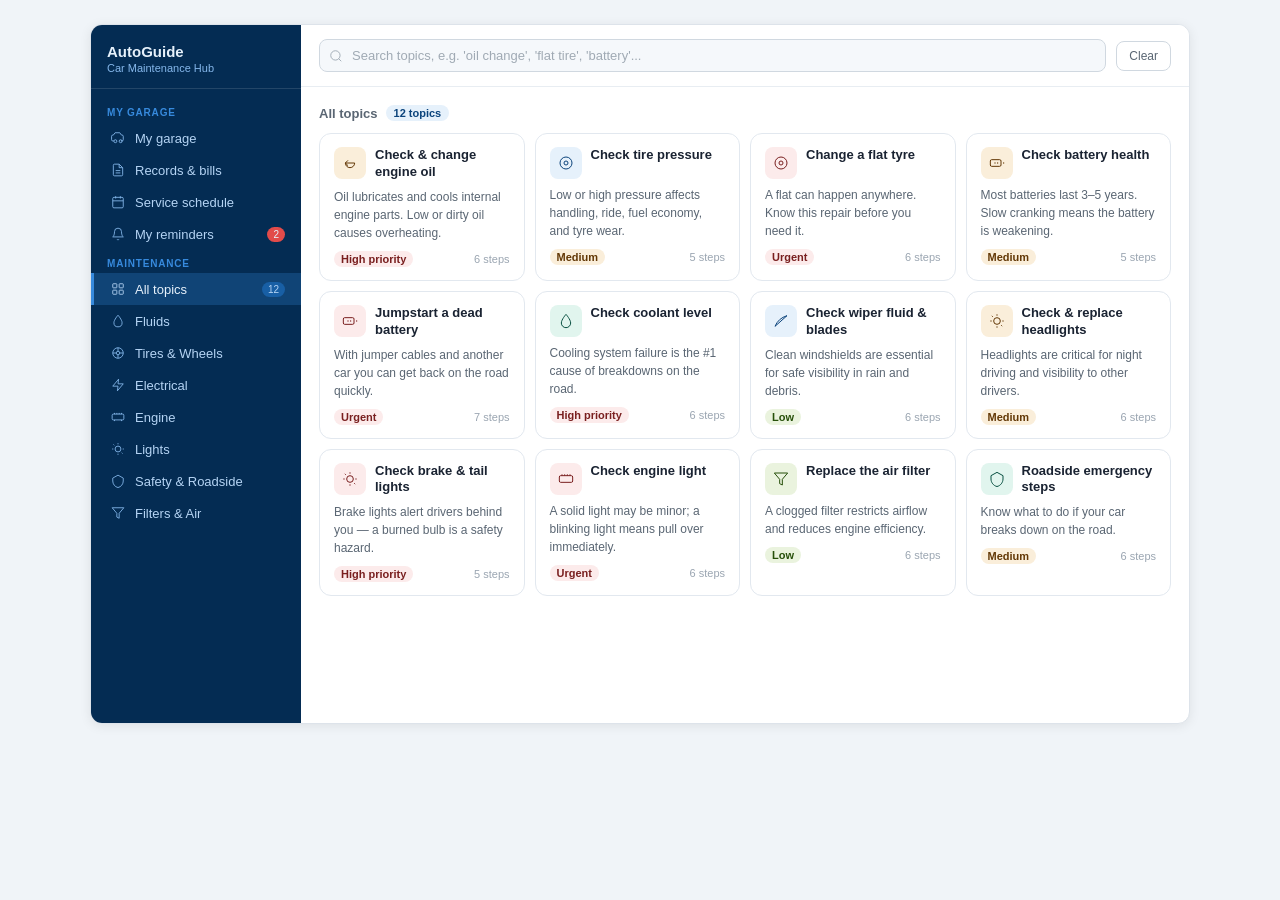
<file: index.html>
<!DOCTYPE html>
<html lang="en">
<head>
  <meta charset="UTF-8" />
  <meta name="viewport" content="width=device-width, initial-scale=1.0" />
  <title>AutoGuide — Car Maintenance Hub</title>
  <link rel="stylesheet" href="css/styles.css" />
</head>
<body>

<div class="app">

  <!-- ── Sidebar ── -->
  <aside class="sidebar">
    <div class="sidebar-logo">
      <h1>AutoGuide</h1>
      <p>Car Maintenance Hub</p>
    </div>

    <nav class="sidebar-nav">

      <div class="nav-label">My Garage</div>

      <div class="nav-item" data-view="mycar">
        <div class="nav-icon">
          <svg viewBox="0 0 24 24"><path d="M5 17H3a2 2 0 01-2-2V9a2 2 0 012-2h1l3-4h8l3 4h1a2 2 0 012 2v6a2 2 0 01-2 2h-2"/><circle cx="7.5" cy="17.5" r="2.5"/><circle cx="16.5" cy="17.5" r="2.5"/></svg>
        </div>
        <span class="nav-text">My garage</span>
      </div>

      <div class="nav-item" data-view="records">
        <div class="nav-icon">
          <svg viewBox="0 0 24 24"><path d="M14 2H6a2 2 0 00-2 2v16a2 2 0 002 2h12a2 2 0 002-2V8z"/><polyline points="14,2 14,8 20,8"/><line x1="16" y1="13" x2="8" y2="13"/><line x1="16" y1="17" x2="8" y2="17"/></svg>
        </div>
        <span class="nav-text">Records & bills</span>
      </div>

      <div class="nav-item" data-view="reminders">
        <div class="nav-icon">
          <svg viewBox="0 0 24 24"><rect x="3" y="4" width="18" height="18" rx="2"/><line x1="16" y1="2" x2="16" y2="6"/><line x1="8" y1="2" x2="8" y2="6"/><line x1="3" y1="10" x2="21" y2="10"/></svg>
        </div>
        <span class="nav-text">Service schedule</span>
      </div>

      <div class="nav-item" data-view="myreminders">
        <div class="nav-icon">
          <svg viewBox="0 0 24 24"><path d="M18 8A6 6 0 006 8c0 7-3 9-3 9h18s-3-2-3-9M13.73 21a2 2 0 01-3.46 0"/></svg>
        </div>
        <span class="nav-text">My reminders</span>
        <span class="nav-badge" id="reminderBadge" style="display:none">0</span>
      </div>

      <div class="nav-label">Maintenance</div>

      <div class="nav-item active" data-view="all">
        <div class="nav-icon">
          <svg viewBox="0 0 24 24"><rect x="3" y="3" width="7" height="7" rx="1"/><rect x="14" y="3" width="7" height="7" rx="1"/><rect x="3" y="14" width="7" height="7" rx="1"/><rect x="14" y="14" width="7" height="7" rx="1"/></svg>
        </div>
        <span class="nav-text">All topics</span>
        <span class="nav-badge">12</span>
      </div>

      <div class="nav-item" data-view="fluids">
        <div class="nav-icon"><svg viewBox="0 0 24 24"><path d="M12 2C12 2 5 10 5 15a7 7 0 0014 0C19 10 12 2 12 2z"/></svg></div>
        <span class="nav-text">Fluids</span>
      </div>

      <div class="nav-item" data-view="tires">
        <div class="nav-icon"><svg viewBox="0 0 24 24"><circle cx="12" cy="12" r="9"/><circle cx="12" cy="12" r="3"/><line x1="12" y1="3" x2="12" y2="9"/><line x1="12" y1="15" x2="12" y2="21"/><line x1="3" y1="12" x2="9" y2="12"/><line x1="15" y1="12" x2="21" y2="12"/></svg></div>
        <span class="nav-text">Tires & Wheels</span>
      </div>

      <div class="nav-item" data-view="electrical">
        <div class="nav-icon"><svg viewBox="0 0 24 24"><polygon points="13 2 3 14 12 14 11 22 21 10 12 10 13 2"/></svg></div>
        <span class="nav-text">Electrical</span>
      </div>

      <div class="nav-item" data-view="engine">
        <div class="nav-icon"><svg viewBox="0 0 24 24"><rect x="2" y="7" width="20" height="10" rx="2"/><path d="M6 7V5M10 7V5M14 7V5M18 7V5M6 17v2M18 17v2"/></svg></div>
        <span class="nav-text">Engine</span>
      </div>

      <div class="nav-item" data-view="lights">
        <div class="nav-icon"><svg viewBox="0 0 24 24"><circle cx="12" cy="12" r="5"/><line x1="12" y1="2" x2="12" y2="4"/><line x1="12" y1="20" x2="12" y2="22"/><line x1="4.22" y1="4.22" x2="5.64" y2="5.64"/><line x1="18.36" y1="18.36" x2="19.78" y2="19.78"/><line x1="2" y1="12" x2="4" y2="12"/><line x1="20" y1="12" x2="22" y2="12"/></svg></div>
        <span class="nav-text">Lights</span>
      </div>

      <div class="nav-item" data-view="safety">
        <div class="nav-icon"><svg viewBox="0 0 24 24"><path d="M12 2L3 7v5c0 5.25 3.75 10.15 9 11.25C17.25 22.15 21 17.25 21 12V7L12 2z"/></svg></div>
        <span class="nav-text">Safety & Roadside</span>
      </div>

      <div class="nav-item" data-view="filters">
        <div class="nav-icon"><svg viewBox="0 0 24 24"><path d="M22 3H2l8 9.46V19l4 2V12.46L22 3z"/></svg></div>
        <span class="nav-text">Filters & Air</span>
      </div>

    </nav>
  </aside>

  <!-- ── Main ── -->
  <main class="main">
    <div class="topbar">
      <div class="search-wrap">
        <svg viewBox="0 0 24 24"><circle cx="11" cy="11" r="8"/><path d="M21 21l-4.35-4.35"/></svg>
        <input type="text" id="searchInput" placeholder="Search topics, e.g. 'oil change', 'flat tire', 'battery'..." />
      </div>
      <button class="tbtn" onclick="clearSearch()">Clear</button>
    </div>
    <div class="content" id="content"></div>
  </main>

</div>

<script src="data/topics.js"></script>
<script src="js/vehicles.js"></script>
<script src="data/reminders.js"></script>
<script src="js/icons.js"></script>
<script src="js/reminders.js"></script>
<script src="js/app.js"></script>
</body>
</html>
</file>
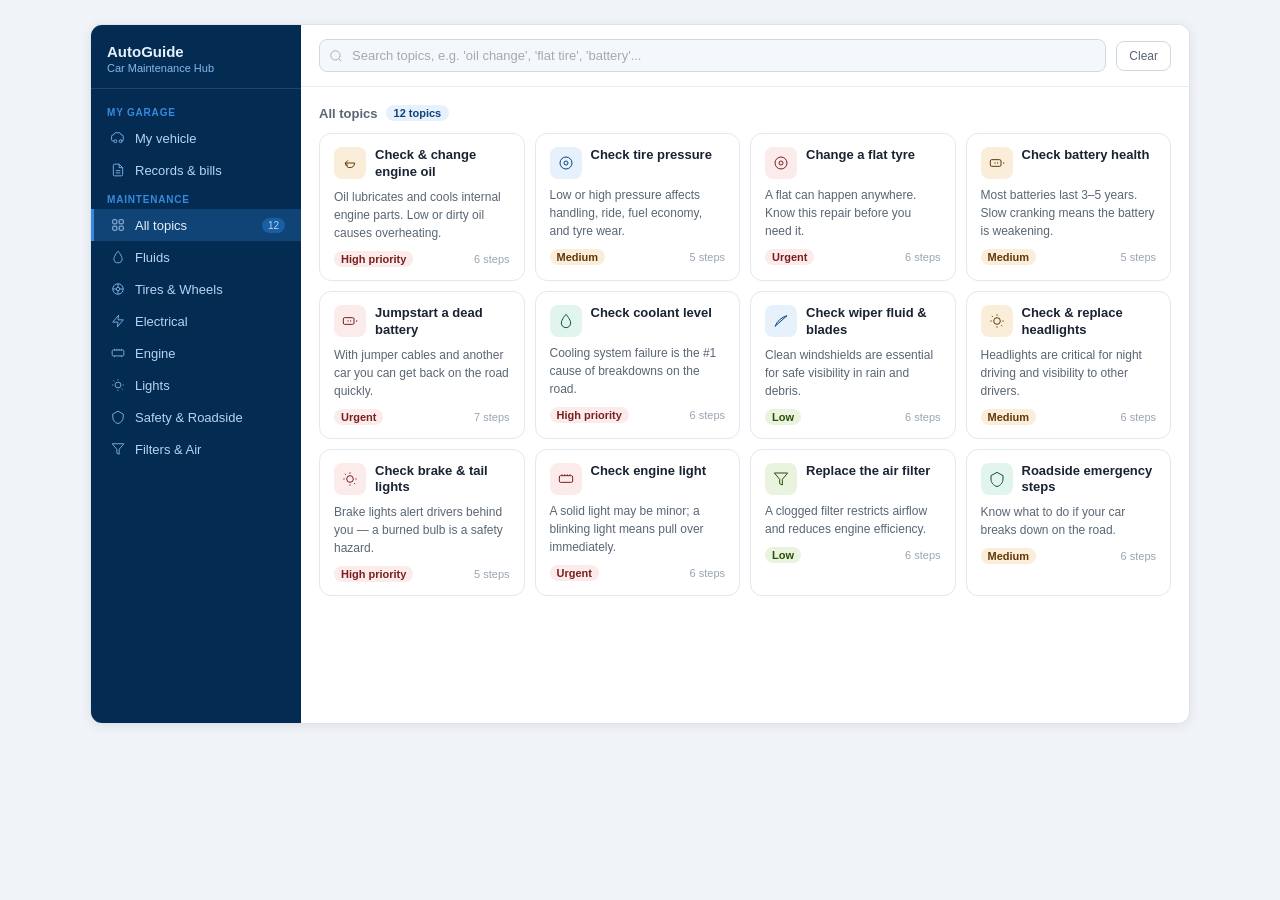
<file: autoguide-v3/index.html>
<!DOCTYPE html>
<html lang="en">
<head>
  <meta charset="UTF-8" />
  <meta name="viewport" content="width=device-width, initial-scale=1.0" />
  <title>AutoGuide — Car Maintenance Hub</title>
  <link rel="stylesheet" href="css/styles.css" />
</head>
<body>

<div class="app">

  <!-- ── Sidebar ── -->
  <aside class="sidebar">
    <div class="sidebar-logo">
      <h1>AutoGuide</h1>
      <p>Car Maintenance Hub</p>
    </div>

    <nav class="sidebar-nav">

      <div class="nav-label">My Garage</div>

      <div class="nav-item" data-view="mycar">
        <div class="nav-icon">
          <svg viewBox="0 0 24 24"><path d="M5 17H3a2 2 0 01-2-2V9a2 2 0 012-2h1l3-4h8l3 4h1a2 2 0 012 2v6a2 2 0 01-2 2h-2"/><circle cx="7.5" cy="17.5" r="2.5"/><circle cx="16.5" cy="17.5" r="2.5"/></svg>
        </div>
        <span class="nav-text">My vehicle</span>
      </div>

      <div class="nav-item" data-view="records">
        <div class="nav-icon">
          <svg viewBox="0 0 24 24"><path d="M14 2H6a2 2 0 00-2 2v16a2 2 0 002 2h12a2 2 0 002-2V8z"/><polyline points="14,2 14,8 20,8"/><line x1="16" y1="13" x2="8" y2="13"/><line x1="16" y1="17" x2="8" y2="17"/></svg>
        </div>
        <span class="nav-text">Records & bills</span>
      </div>

      <div class="nav-label">Maintenance</div>

      <div class="nav-item active" data-view="all">
        <div class="nav-icon">
          <svg viewBox="0 0 24 24"><rect x="3" y="3" width="7" height="7" rx="1"/><rect x="14" y="3" width="7" height="7" rx="1"/><rect x="3" y="14" width="7" height="7" rx="1"/><rect x="14" y="14" width="7" height="7" rx="1"/></svg>
        </div>
        <span class="nav-text">All topics</span>
        <span class="nav-badge">12</span>
      </div>

      <div class="nav-item" data-view="fluids">
        <div class="nav-icon"><svg viewBox="0 0 24 24"><path d="M12 2C12 2 5 10 5 15a7 7 0 0014 0C19 10 12 2 12 2z"/></svg></div>
        <span class="nav-text">Fluids</span>
      </div>

      <div class="nav-item" data-view="tires">
        <div class="nav-icon"><svg viewBox="0 0 24 24"><circle cx="12" cy="12" r="9"/><circle cx="12" cy="12" r="3"/><line x1="12" y1="3" x2="12" y2="9"/><line x1="12" y1="15" x2="12" y2="21"/><line x1="3" y1="12" x2="9" y2="12"/><line x1="15" y1="12" x2="21" y2="12"/></svg></div>
        <span class="nav-text">Tires & Wheels</span>
      </div>

      <div class="nav-item" data-view="electrical">
        <div class="nav-icon"><svg viewBox="0 0 24 24"><polygon points="13 2 3 14 12 14 11 22 21 10 12 10 13 2"/></svg></div>
        <span class="nav-text">Electrical</span>
      </div>

      <div class="nav-item" data-view="engine">
        <div class="nav-icon"><svg viewBox="0 0 24 24"><rect x="2" y="7" width="20" height="10" rx="2"/><path d="M6 7V5M10 7V5M14 7V5M18 7V5M6 17v2M18 17v2"/></svg></div>
        <span class="nav-text">Engine</span>
      </div>

      <div class="nav-item" data-view="lights">
        <div class="nav-icon"><svg viewBox="0 0 24 24"><circle cx="12" cy="12" r="5"/><line x1="12" y1="2" x2="12" y2="4"/><line x1="12" y1="20" x2="12" y2="22"/><line x1="4.22" y1="4.22" x2="5.64" y2="5.64"/><line x1="18.36" y1="18.36" x2="19.78" y2="19.78"/><line x1="2" y1="12" x2="4" y2="12"/><line x1="20" y1="12" x2="22" y2="12"/></svg></div>
        <span class="nav-text">Lights</span>
      </div>

      <div class="nav-item" data-view="safety">
        <div class="nav-icon"><svg viewBox="0 0 24 24"><path d="M12 2L3 7v5c0 5.25 3.75 10.15 9 11.25C17.25 22.15 21 17.25 21 12V7L12 2z"/></svg></div>
        <span class="nav-text">Safety & Roadside</span>
      </div>

      <div class="nav-item" data-view="filters">
        <div class="nav-icon"><svg viewBox="0 0 24 24"><path d="M22 3H2l8 9.46V19l4 2V12.46L22 3z"/></svg></div>
        <span class="nav-text">Filters & Air</span>
      </div>

    </nav>
  </aside>

  <!-- ── Main ── -->
  <main class="main">
    <div class="topbar">
      <div class="search-wrap">
        <svg viewBox="0 0 24 24"><circle cx="11" cy="11" r="8"/><path d="M21 21l-4.35-4.35"/></svg>
        <input type="text" id="searchInput" placeholder="Search topics, e.g. 'oil change', 'flat tire', 'battery'..." />
      </div>
      <button class="tbtn" onclick="clearSearch()">Clear</button>
    </div>
    <div class="content" id="content"></div>
  </main>

</div>

<script src="data/topics.js"></script>
<script src="js/icons.js"></script>
<script src="js/app.js"></script>
</body>
</html>
</file>
<file: css/styles.css>
/* ============================================================
   AutoGuide v3 — Car Maintenance Hub
   css/styles.css
   ============================================================ */

/* Reset */
*, *::before, *::after { box-sizing: border-box; margin: 0; padding: 0; }

body {
  font-family: -apple-system, BlinkMacSystemFont, 'Segoe UI', Roboto, sans-serif;
  background: #f0f4f8;
  min-height: 100vh;
  display: flex;
  align-items: flex-start;
  justify-content: center;
  padding: 24px;
}

/* ── App shell ── */
.app {
  display: flex;
  width: 100%;
  max-width: 1100px;
  min-height: 700px;
  background: #fff;
  border-radius: 12px;
  overflow: hidden;
  border: 1px solid #dde3ea;
  box-shadow: 0 2px 12px rgba(0,0,0,0.08);
}

/* ── Sidebar ── */
.sidebar {
  width: 210px;
  flex-shrink: 0;
  background: #042C53;
  display: flex;
  flex-direction: column;
}

.sidebar-logo {
  padding: 18px 16px 14px;
  border-bottom: 1px solid rgba(255,255,255,0.12);
}
.sidebar-logo h1 { font-size: 15px; font-weight: 600; color: #E6F1FB; }
.sidebar-logo p  { font-size: 11px; color: #85B7EB; margin-top: 2px; }

.sidebar-nav { padding: 10px 0; flex: 1; overflow-y: auto; }

.nav-label {
  font-size: 10px;
  font-weight: 600;
  color: #378ADD;
  text-transform: uppercase;
  letter-spacing: 0.08em;
  padding: 8px 16px 4px;
}

.nav-item {
  display: flex;
  align-items: center;
  gap: 9px;
  padding: 8px 16px;
  cursor: pointer;
  border-left: 3px solid transparent;
  transition: background 0.15s;
}
.nav-item:hover { background: rgba(255,255,255,0.07); }
.nav-item.active { background: rgba(55,138,221,0.25); border-left-color: #378ADD; }

.nav-icon { width: 16px; height: 16px; display: flex; align-items: center; justify-content: center; flex-shrink: 0; }
.nav-icon svg { width: 14px; height: 14px; stroke: #85B7EB; fill: none; stroke-width: 1.5; }
.nav-item.active .nav-icon svg { stroke: #B5D4F4; }

.nav-text { font-size: 13px; color: #B5D4F4; }
.nav-item.active .nav-text { color: #E6F1FB; font-weight: 500; }

.nav-badge {
  margin-left: auto;
  font-size: 10px;
  background: #185FA5;
  color: #B5D4F4;
  padding: 2px 6px;
  border-radius: 10px;
}

/* ── Main area ── */
.main { flex: 1; display: flex; flex-direction: column; min-width: 0; }

/* ── Topbar ── */
.topbar {
  padding: 14px 18px;
  background: #fff;
  border-bottom: 1px solid #e8edf2;
  display: flex;
  align-items: center;
  gap: 10px;
}

.search-wrap { flex: 1; position: relative; }
.search-wrap svg {
  position: absolute; left: 10px; top: 50%; transform: translateY(-50%);
  width: 14px; height: 14px; stroke: #9aa5b1; fill: none; stroke-width: 1.5;
  pointer-events: none;
}
#searchInput {
  width: 100%;
  padding: 8px 10px 8px 32px;
  font-size: 13px;
  border: 1px solid #d0d8e0;
  border-radius: 8px;
  background: #f5f8fb;
  color: #1a2332;
  outline: none;
}
#searchInput:focus { border-color: #378ADD; box-shadow: 0 0 0 3px rgba(55,138,221,0.15); background: #fff; }
#searchInput::placeholder { color: #a0aab4; }

.tbtn {
  padding: 7px 12px; font-size: 12px;
  border: 1px solid #d0d8e0; border-radius: 8px;
  background: #fff; color: #5a6673; cursor: pointer;
}
.tbtn:hover { background: #f0f4f8; }

/* ── Content area ── */
.content { flex: 1; padding: 18px; overflow-y: auto; }

.section-title {
  font-size: 13px; font-weight: 600; color: #5a6673;
  margin-bottom: 12px; display: flex; align-items: center; gap: 8px;
}
.section-title span { background: #E6F1FB; color: #0C447C; font-size: 11px; padding: 2px 8px; border-radius: 10px; }

/* ── Cards grid ── */
.cards-grid {
  display: grid;
  grid-template-columns: repeat(auto-fill, minmax(190px, 1fr));
  gap: 10px;
  margin-bottom: 20px;
}

.card {
  background: #fff;
  border: 1px solid #e2e8ef;
  border-radius: 12px;
  padding: 13px 14px;
  cursor: pointer;
  transition: border-color 0.15s;
}
.card:hover { border-color: #378ADD; }

.card-header { display: flex; align-items: flex-start; gap: 9px; margin-bottom: 7px; }

.card-icon {
  width: 32px; height: 32px; border-radius: 8px;
  display: flex; align-items: center; justify-content: center; flex-shrink: 0;
}
.card-icon svg { width: 16px; height: 16px; stroke-width: 1.5; fill: none; }

.icon-blue   { background: #E6F1FB; } .icon-blue   svg { stroke: #0C447C; }
.icon-amber  { background: #FAEEDA; } .icon-amber  svg { stroke: #633806; }
.icon-red    { background: #FCEBEB; } .icon-red    svg { stroke: #791F1F; }
.icon-green  { background: #EAF3DE; } .icon-green  svg { stroke: #27500A; }
.icon-teal   { background: #E1F5EE; } .icon-teal   svg { stroke: #085041; }

.card-title { font-size: 13px; font-weight: 600; color: #1a2332; line-height: 1.3; }
.card-desc  { font-size: 12px; color: #5a6673; line-height: 1.5; }

.card-footer { display: flex; align-items: center; gap: 6px; margin-top: 9px; }

.severity { font-size: 11px; padding: 2px 7px; border-radius: 10px; font-weight: 600; }
.sev-low  { background: #EAF3DE; color: #27500A; }
.sev-med  { background: #FAEEDA; color: #633806; }
.sev-high { background: #FCEBEB; color: #791F1F; }

.steps-dot { margin-left: auto; font-size: 11px; color: #9aa5b1; }

/* ── Detail panel ── */
.detail-panel {
  background: #fff;
  border: 1px solid #e2e8ef;
  border-radius: 12px;
  padding: 18px;
  margin-top: 4px;
}
.detail-panel h2 { font-size: 15px; font-weight: 600; color: #1a2332; margin-bottom: 5px; }
.detail-panel > p { font-size: 13px; color: #5a6673; line-height: 1.6; margin-bottom: 12px; }

.steps-list { list-style: none; }
.step { display: flex; gap: 10px; margin-bottom: 9px; align-items: flex-start; }
.step-num {
  width: 22px; height: 22px; border-radius: 50%;
  background: #E6F1FB; color: #0C447C;
  font-size: 11px; font-weight: 600;
  display: flex; align-items: center; justify-content: center; flex-shrink: 0;
}
.step-text { font-size: 13px; color: #1a2332; line-height: 1.5; padding-top: 2px; }

.tip-box {
  background: #E6F1FB;
  border-left: 3px solid #378ADD;
  border-radius: 0 8px 8px 0;
  padding: 9px 13px;
  margin-top: 12px;
  font-size: 12px; color: #0C447C; line-height: 1.5;
}
.tip-box strong { color: #042C53; }

/* ── Tutorial link ── */
.tutorial-link {
  display: flex;
  align-items: center;
  gap: 8px;
  margin-top: 10px;
  padding: 9px 13px;
  background: #f5f8fb;
  border: 1px solid #e2e8ef;
  border-radius: 8px;
  text-decoration: none;
  transition: border-color 0.15s;
}
.tutorial-link:hover { border-color: #378ADD; }
.tutorial-link .tl-icon { width: 28px; height: 28px; background: #FCEBEB; border-radius: 6px; display: flex; align-items: center; justify-content: center; flex-shrink: 0; }
.tutorial-link .tl-icon svg { width: 14px; height: 14px; stroke: #791F1F; fill: none; stroke-width: 1.5; }
.tutorial-link .tl-label { font-size: 12px; color: #0C447C; font-weight: 600; }
.tutorial-link .tl-sub   { font-size: 11px; color: #9aa5b1; }
.tutorial-link .tl-arrow { margin-left: auto; font-size: 12px; color: #9aa5b1; }

.close-btn {
  float: right; font-size: 12px; padding: 4px 10px;
  background: #f0f4f8; border: 1px solid #d0d8e0; border-radius: 8px;
  cursor: pointer; color: #5a6673;
}
.close-btn:hover { background: #e2e8ef; }

/* ── No results ── */
.no-results { text-align: center; padding: 40px 20px; color: #9aa5b1; font-size: 13px; }

/* ── Vehicle / Records panels ── */
.vehicle-panel {
  background: #fff;
  border: 1px solid #e2e8ef;
  border-radius: 12px;
  padding: 18px;
}

.vp-title {
  font-size: 14px; font-weight: 600; color: #1a2332;
  margin-bottom: 14px;
  display: flex; align-items: center; gap: 8px;
}
.vp-title svg { width: 16px; height: 16px; stroke: #185FA5; fill: none; stroke-width: 1.5; }

/* Saved car card */
.saved-card {
  background: #f5f8fb;
  border: 1px solid #e2e8ef;
  border-radius: 12px;
  padding: 14px 16px;
  margin-bottom: 16px;
}
.saved-card-header { display: flex; align-items: center; gap: 10px; margin-bottom: 10px; }
.car-avatar {
  width: 38px; height: 38px; border-radius: 8px;
  background: #B5D4F4; display: flex; align-items: center; justify-content: center;
}
.car-avatar svg { width: 20px; height: 20px; stroke: #042C53; fill: none; stroke-width: 1.5; }
.saved-car-name { font-size: 14px; font-weight: 600; color: #1a2332; }
.saved-car-sub  { font-size: 11px; color: #5a6673; }

.info-grid { display: grid; grid-template-columns: 1fr 1fr; gap: 6px; }
.info-item .ilabel { font-size: 11px; color: #9aa5b1; }
.info-item .ival   { font-size: 12px; color: #1a2332; }

/* Form */
.form-grid { display: grid; grid-template-columns: 1fr 1fr; gap: 10px; margin-bottom: 14px; }
.form-group { display: flex; flex-direction: column; gap: 4px; }
.form-group.full { grid-column: 1 / -1; }

.form-group label { font-size: 11px; color: #5a6673; font-weight: 600; }

.form-group input,
.form-group select,
.form-group textarea {
  padding: 8px 10px;
  font-size: 13px;
  border: 1px solid #d0d8e0;
  border-radius: 8px;
  background: #f5f8fb;
  color: #1a2332;
  outline: none;
  width: 100%;
  font-family: inherit;
}
.form-group input:focus,
.form-group select:focus,
.form-group textarea:focus { border-color: #378ADD; box-shadow: 0 0 0 3px rgba(55,138,221,0.12); background: #fff; }
.form-group textarea { resize: vertical; min-height: 70px; }
.vin-input { font-family: 'Courier New', monospace !important; letter-spacing: 0.06em; }

.section-divider {
  font-size: 11px; font-weight: 600; color: #0C447C;
  background: #E6F1FB; padding: 4px 10px;
  border-radius: 8px; margin-bottom: 0;
  grid-column: 1 / -1;
}

/* Buttons */
.btn-row { display: flex; gap: 8px; margin-top: 4px; }
.btn-primary {
  padding: 8px 16px; font-size: 13px; font-weight: 600;
  background: #185FA5; color: #E6F1FB;
  border: none; border-radius: 8px; cursor: pointer;
}
.btn-primary:hover { background: #0C447C; }
.btn-secondary {
  padding: 8px 16px; font-size: 13px;
  background: #f0f4f8; color: #5a6673;
  border: 1px solid #d0d8e0; border-radius: 8px; cursor: pointer;
}
.btn-secondary:hover { background: #e2e8ef; }

/* Records */
.records-list { margin-top: 12px; border-top: 1px solid #e2e8ef; padding-top: 10px; }
.record-row {
  display: flex; align-items: flex-start; gap: 8px;
  padding: 7px 0; border-bottom: 1px solid #e2e8ef;
  flex-wrap: wrap;
}
.record-row:last-child { border-bottom: none; }

.rec-badge { font-size: 10px; padding: 2px 7px; border-radius: 10px; font-weight: 600; white-space: nowrap; flex-shrink: 0; }
.rec-ins  { background: #EAF3DE; color: #27500A; }
.rec-dim  { background: #E6F1FB; color: #0C447C; }
.rec-svc  { background: #FAEEDA; color: #633806; }
.rec-other{ background: #F1EFE8; color: #444441; }

.rec-text  { font-size: 12px; color: #1a2332; flex: 1; min-width: 0; line-height: 1.4; }
.rec-date  { font-size: 11px; color: #9aa5b1; white-space: nowrap; }
.rec-amount{ font-size: 11px; color: #3B6D11; font-weight: 600; white-space: nowrap; }

.remove-btn {
  font-size: 11px; padding: 2px 8px;
  background: transparent; border: 1px solid #d0d8e0;
  border-radius: 6px; cursor: pointer; color: #9aa5b1; flex-shrink: 0;
}
.remove-btn:hover { border-color: #E24B4A; color: #A32D2D; }

.empty-state { font-size: 12px; color: #9aa5b1; margin-top: 8px; padding-top: 8px; border-top: 1px solid #e2e8ef; }

/* ── Responsive ── */
@media (max-width: 640px) {
  body { padding: 0; }
  .app { flex-direction: column; border-radius: 0; min-height: 100vh; }
  .sidebar { width: 100%; }
  .sidebar-logo { display: none; }
  .sidebar-nav { display: flex; flex-direction: row; padding: 0; overflow-x: auto; }
  .nav-label { display: none; }
  .nav-item { flex-direction: column; gap: 3px; padding: 8px 12px; border-left: none; border-bottom: 3px solid transparent; white-space: nowrap; }
  .nav-item.active { border-bottom-color: #378ADD; }
  .nav-badge { display: none; }
  .form-grid { grid-template-columns: 1fr; }
  .form-group.full { grid-column: 1; }
}

/* ── Service Reminders ── */
.reminders-wrap {
  background: #1e2d40;
  border-radius: 12px;
  padding: 22px 20px;
}
.rem-title { font-size: 20px; font-weight: 500; color: #E6F1FB; margin-bottom: 16px; }
.rem-legend { display: flex; gap: 14px; flex-wrap: wrap; margin-bottom: 14px; }
.rem-leg-item { display: flex; align-items: center; gap: 6px; font-size: 11px; color: #85B7EB; }
.rem-leg-dot { width: 12px; height: 12px; border-radius: 3px; flex-shrink: 0; }
.tbl-wrap { overflow-x: auto; }
.rem-table { width: 100%; border-collapse: collapse; table-layout: fixed; }
.rem-table thead th { font-size: 11px; font-weight: 500; padding: 8px 4px; text-align: center; border: 0.5px solid rgba(255,255,255,0.1); color: #E6A817; }
.rem-table thead th:first-child  { text-align: left; padding-left: 8px; width: 130px; color: #E6F1FB; }
.rem-table thead th:nth-child(2) { text-align: left; padding-left: 6px; width: 210px; color: #E6F1FB; }
.rem-table thead th.cur-month    { background: rgba(55,138,221,0.25); color: #85B7EB; }
.rem-table tbody td { font-size: 11px; padding: 9px 4px; border: 0.5px solid rgba(255,255,255,0.08); text-align: center; vertical-align: middle; }
.rem-table tbody td:first-child  { text-align: left; padding-left: 8px; color: #B5D4F4; font-weight: 500; line-height: 1.4; }
.rem-table tbody td:nth-child(2) { text-align: left; padding-left: 6px; color: #85B7EB; line-height: 1.4; }
.rem-table tbody tr:hover td { background: rgba(255,255,255,0.04); }
.rem-table td.cur-col { background: rgba(55,138,221,0.08); }
.svc-dot { width: 24px; height: 24px; border-radius: 5px; margin: auto; }
.svc-dot.green { background: #1D9E75; }
.svc-dot.warn  { background: #EF9F27; }
.svc-dot.red   { background: #E24B4A; }
.svc-dot.cur   { outline: 2px solid #378ADD; outline-offset: 2px; }
.month-now-label { font-size: 9px; color: #5a7fa8; display: block; margin-top: 1px; }
.rem-add-row { margin-top: 16px; display: flex; gap: 8px; flex-wrap: wrap; align-items: center; }
.rem-add-row input, .rem-add-row select { padding: 7px 10px; font-size: 12px; border: 0.5px solid rgba(255,255,255,0.15); border-radius: 8px; background: rgba(255,255,255,0.07); color: #E6F1FB; outline: none; font-family: inherit; }
.rem-add-row input::placeholder { color: #5a7fa8; }
.rem-add-row input:focus, .rem-add-row select:focus { border-color: #378ADD; }
.rem-add-row select option { background: #1e2d40; color: #E6F1FB; }
.rem-add-btn { padding: 7px 14px; font-size: 12px; font-weight: 500; background: #185FA5; color: #E6F1FB; border: none; border-radius: 8px; cursor: pointer; font-family: inherit; }
.rem-add-btn:hover { background: #0C447C; }
.rem-del-btn { font-size: 10px; padding: 2px 7px; background: transparent; border: 0.5px solid rgba(255,255,255,0.15); border-radius: 5px; cursor: pointer; color: #5a7fa8; font-family: inherit; }
.rem-del-btn:hover { border-color: #E24B4A; color: #E24B4A; }
.rem-note { font-size: 11px; color: #5a7fa8; margin-top: 8px; }

/* ── My Reminders ── */
.rem-page { display: flex; flex-direction: column; gap: 12px; }

.rem-banner {
  background: #042C53;
  border-radius: 12px;
  padding: 16px 18px;
  display: flex;
  align-items: center;
  gap: 14px;
}
.rem-banner-icon {
  width: 36px; height: 36px;
  background: #185FA5;
  border-radius: 8px;
  display: flex; align-items: center; justify-content: center;
  flex-shrink: 0;
}
.rem-banner-text { flex: 1; }
.rem-banner-title { font-size: 15px; font-weight: 600; color: #E6F1FB; margin-bottom: 2px; }
.rem-banner-sub   { font-size: 12px; color: #85B7EB; }
.rem-banner-count { text-align: right; flex-shrink: 0; }
.rem-count-num   { font-size: 26px; font-weight: 600; color: #EF9F27; line-height: 1; }
.rem-count-label { font-size: 11px; color: #85B7EB; }

.rem-notify-bar {
  background: #E6F1FB;
  border: 1px solid #B5D4F4;
  border-radius: 8px;
  padding: 10px 14px;
  font-size: 12px;
  color: #0C447C;
  display: flex;
  align-items: center;
  gap: 8px;
}
.rem-dismiss-btn {
  margin-left: auto; font-size: 11px; cursor: pointer;
  color: #185FA5; background: none; border: none; font-family: inherit;
}
.rem-dismiss-btn:hover { text-decoration: underline; }

.rem-section-head {
  font-size: 11px; font-weight: 600;
  text-transform: uppercase; letter-spacing: .06em;
  color: #5a6673; margin-bottom: 6px;
}
.rem-head-alert { color: #A32D2D; }
.rem-head-ok    { color: #3B6D11; }

.rem-all-ok {
  background: #EAF3DE;
  border-radius: 8px;
  padding: 12px 16px;
  font-size: 13px;
  color: #27500A;
  margin-bottom: 4px;
}
.rem-empty { text-align: center; padding: 20px; color: #9aa5b1; font-size: 13px; }

.rem-card {
  background: #fff;
  border: 1px solid #e2e8ef;
  border-radius: 12px;
  padding: 14px 16px;
  display: flex;
  align-items: flex-start;
  gap: 12px;
  margin-bottom: 8px;
}
.rem-card.rem-card-overdue  { border-left: 3px solid #E24B4A; }
.rem-card.rem-card-due-soon { border-left: 3px solid #EF9F27; }
.rem-card.rem-card-ok       { border-left: 3px solid #1D9E75; }

.rem-card-icon {
  width: 32px; height: 32px;
  border-radius: 8px;
  display: flex; align-items: center; justify-content: center;
  flex-shrink: 0;
}
.rem-card-icon svg { width: 16px; height: 16px; stroke-width: 1.5; fill: none; }
.rem-ic-red   { background: #FCEBEB; } .rem-ic-red   svg { stroke: #791F1F; }
.rem-ic-amber { background: #FAEEDA; } .rem-ic-amber svg { stroke: #633806; }
.rem-ic-green { background: #EAF3DE; } .rem-ic-green svg { stroke: #27500A; }

.rem-card-body  { flex: 1; min-width: 0; }
.rem-card-right { display: flex; flex-direction: column; align-items: flex-end; flex-shrink: 0; }

.rem-card-title { font-size: 13px; font-weight: 600; color: #1a2332; margin-bottom: 2px; }
.rem-card-sub   { font-size: 12px; color: #5a6673; }

.rem-dateline             { font-size: 11px; margin-top: 4px; }
.rem-dateline-overdue     { color: #A32D2D; font-weight: 600; }
.rem-dateline-due-soon    { color: #854F0B; }
.rem-dateline-ok          { color: #3B6D11; }

.rem-card-actions { display: flex; gap: 6px; margin-top: 8px; flex-wrap: wrap; }

.rem-btn-done {
  font-size: 11px; padding: 4px 10px;
  background: #EAF3DE; color: #27500A;
  border: none; border-radius: 6px; cursor: pointer; font-family: inherit; font-weight: 600;
}
.rem-btn-done:hover { background: #C0DD97; }

.rem-btn-snooze {
  font-size: 11px; padding: 4px 10px;
  background: #f5f8fb; color: #5a6673;
  border: 1px solid #d0d8e0; border-radius: 6px; cursor: pointer; font-family: inherit;
}
.rem-btn-snooze:hover { background: #e2e8ef; }

.rem-btn-remove {
  font-size: 11px; padding: 4px 10px;
  background: transparent; color: #9aa5b1;
  border: 1px solid #e2e8ef; border-radius: 6px; cursor: pointer; font-family: inherit;
}
.rem-btn-remove:hover { color: #A32D2D; border-color: #F09595; }

.rem-pill { font-size: 10px; padding: 3px 8px; border-radius: 10px; font-weight: 600; white-space: nowrap; }
.rem-pill-red   { background: #FCEBEB; color: #791F1F; }
.rem-pill-amber { background: #FAEEDA; color: #633806; }
.rem-pill-green { background: #EAF3DE; color: #27500A; }

.rem-add-panel {
  background: #fff;
  border: 1px solid #e2e8ef;
  border-radius: 12px;
  padding: 16px 18px;
  margin-top: 4px;
}
.rem-add-title { font-size: 13px; font-weight: 600; color: #1a2332; margin-bottom: 12px; }

.rem-form-grid { display: grid; grid-template-columns: 1fr 1fr; gap: 8px; margin-bottom: 10px; }
.rem-fg { display: flex; flex-direction: column; gap: 3px; }
.rem-fg-full { grid-column: 1 / -1; }
.rem-label { font-size: 11px; color: #5a6673; font-weight: 600; }

.rem-fg input, .rem-fg select {
  padding: 7px 10px; font-size: 13px;
  border: 1px solid #d0d8e0; border-radius: 8px;
  background: #f5f8fb; color: #1a2332;
  outline: none; width: 100%; font-family: inherit;
}
.rem-fg input:focus, .rem-fg select:focus {
  border-color: #378ADD; box-shadow: 0 0 0 3px rgba(55,138,221,0.12); background: #fff;
}

.rem-add-btn {
  padding: 8px 18px; font-size: 13px; font-weight: 600;
  background: #185FA5; color: #E6F1FB;
  border: none; border-radius: 8px; cursor: pointer; font-family: inherit;
}
.rem-add-btn:hover { background: #0C447C; }

@media (max-width: 640px) {
  .rem-form-grid { grid-template-columns: 1fr; }
  .rem-fg-full { grid-column: 1; }
}

/* ── Multi-car Garage ── */
.vp-title-row { display: flex; align-items: center; justify-content: space-between; margin-bottom: 14px; }
.vp-title { font-size: 14px; font-weight: 600; color: #1a2332; display: flex; align-items: center; gap: 8px; margin-bottom: 0; }
.vp-title svg { width: 16px; height: 16px; stroke: #185FA5; fill: none; stroke-width: 1.5; }

.garage-empty { font-size: 13px; color: #9aa5b1; padding: 16px 0; }

.garage-card {
  display: flex; align-items: center; gap: 12px;
  background: #f5f8fb; border: 1px solid #e2e8ef;
  border-radius: 10px; padding: 12px 14px;
  margin-bottom: 8px; cursor: pointer;
  transition: border-color .15s;
}
.garage-card:hover { border-color: #378ADD; }
.garage-card-active { border-color: #378ADD; background: #EBF4FD; }

.gc-avatar { width: 34px; height: 34px; background: #B5D4F4; border-radius: 8px; display: flex; align-items: center; justify-content: center; flex-shrink: 0; }
.gc-avatar svg { width: 18px; height: 18px; stroke: #042C53; fill: none; stroke-width: 1.5; }
.gc-body { flex: 1; min-width: 0; }
.gc-name { font-size: 13px; font-weight: 600; color: #1a2332; }
.gc-sub  { font-size: 11px; color: #5a6673; }
.gc-actions { display: flex; align-items: center; gap: 6px; flex-shrink: 0; }
.gc-active-badge { font-size: 10px; padding: 2px 8px; background: #E6F1FB; color: #0C447C; border-radius: 10px; font-weight: 600; }
.gc-edit-btn, .gc-del-btn { font-size: 11px; padding: 3px 8px; border-radius: 6px; cursor: pointer; font-family: inherit; background: transparent; }
.gc-edit-btn { border: 1px solid #d0d8e0; color: #5a6673; }
.gc-edit-btn:hover { background: #e2e8ef; }
.gc-del-btn  { border: 1px solid #e2e8ef; color: #9aa5b1; }
.gc-del-btn:hover  { border-color: #F09595; color: #A32D2D; }

.veh-form-panel {
  background: #fff; border: 1px solid #e2e8ef;
  border-radius: 10px; padding: 16px 18px; margin: 12px 0;
}
.veh-form-title { font-size: 13px; font-weight: 600; color: #1a2332; margin-bottom: 12px; }

.active-veh-detail {
  margin-top: 14px; padding-top: 14px;
  border-top: 1px solid #e2e8ef;
}
.avd-header { display: flex; align-items: center; gap: 10px; margin-bottom: 10px; }
.avd-avatar { width: 36px; height: 36px; background: #B5D4F4; border-radius: 8px; display: flex; align-items: center; justify-content: center; flex-shrink: 0; }
.avd-avatar svg { width: 18px; height: 18px; stroke: #042C53; fill: none; stroke-width: 1.5; }
.avd-name { font-size: 14px; font-weight: 600; color: #1a2332; }
.avd-sub  { font-size: 11px; color: #5a6673; }
.vin-val  { font-family: monospace; font-size: 11px; }

/* ── Vehicle context banner in detail panel ── */
.veh-context-banner {
  background: #E6F1FB; border-left: 3px solid #378ADD;
  border-radius: 0 8px 8px 0;
  padding: 8px 12px; margin: 10px 0;
  font-size: 12px; color: #0C447C;
  display: flex; align-items: center; gap: 7px; line-height: 1.4;
}
.veh-context-plain { background: #FAEEDA; border-left-color: #EF9F27; color: #633806; }
.veh-context-banner strong { font-weight: 600; }

/* ── Product recommendations ── */
.products-section { margin-top: 16px; }
.products-title {
  font-size: 12px; font-weight: 600; color: #5a6673;
  text-transform: uppercase; letter-spacing: .05em;
  margin-bottom: 8px;
}
.product-row {
  display: flex; align-items: center; gap: 10px;
  padding: 9px 12px; margin-bottom: 6px;
  background: #f5f8fb; border: 1px solid #e2e8ef;
  border-radius: 8px; text-decoration: none;
  transition: border-color .15s;
}
.product-row:hover { border-color: #378ADD; }
.product-icon {
  width: 28px; height: 28px; background: #E6F1FB;
  border-radius: 6px; display: flex; align-items: center; justify-content: center;
  flex-shrink: 0; color: #0C447C;
}
.product-body { flex: 1; min-width: 0; }
.product-name { font-size: 12px; font-weight: 600; color: #1a2332; }
.product-why  { font-size: 11px; color: #5a6673; }
.product-arrow { font-size: 12px; color: #9aa5b1; flex-shrink: 0; }
</file>
<file: autoguide-v3/css/styles.css>
/* ============================================================
   AutoGuide v3 — Car Maintenance Hub
   css/styles.css
   ============================================================ */

/* Reset */
*, *::before, *::after { box-sizing: border-box; margin: 0; padding: 0; }

body {
  font-family: -apple-system, BlinkMacSystemFont, 'Segoe UI', Roboto, sans-serif;
  background: #f0f4f8;
  min-height: 100vh;
  display: flex;
  align-items: flex-start;
  justify-content: center;
  padding: 24px;
}

/* ── App shell ── */
.app {
  display: flex;
  width: 100%;
  max-width: 1100px;
  min-height: 700px;
  background: #fff;
  border-radius: 12px;
  overflow: hidden;
  border: 1px solid #dde3ea;
  box-shadow: 0 2px 12px rgba(0,0,0,0.08);
}

/* ── Sidebar ── */
.sidebar {
  width: 210px;
  flex-shrink: 0;
  background: #042C53;
  display: flex;
  flex-direction: column;
}

.sidebar-logo {
  padding: 18px 16px 14px;
  border-bottom: 1px solid rgba(255,255,255,0.12);
}
.sidebar-logo h1 { font-size: 15px; font-weight: 600; color: #E6F1FB; }
.sidebar-logo p  { font-size: 11px; color: #85B7EB; margin-top: 2px; }

.sidebar-nav { padding: 10px 0; flex: 1; overflow-y: auto; }

.nav-label {
  font-size: 10px;
  font-weight: 600;
  color: #378ADD;
  text-transform: uppercase;
  letter-spacing: 0.08em;
  padding: 8px 16px 4px;
}

.nav-item {
  display: flex;
  align-items: center;
  gap: 9px;
  padding: 8px 16px;
  cursor: pointer;
  border-left: 3px solid transparent;
  transition: background 0.15s;
}
.nav-item:hover { background: rgba(255,255,255,0.07); }
.nav-item.active { background: rgba(55,138,221,0.25); border-left-color: #378ADD; }

.nav-icon { width: 16px; height: 16px; display: flex; align-items: center; justify-content: center; flex-shrink: 0; }
.nav-icon svg { width: 14px; height: 14px; stroke: #85B7EB; fill: none; stroke-width: 1.5; }
.nav-item.active .nav-icon svg { stroke: #B5D4F4; }

.nav-text { font-size: 13px; color: #B5D4F4; }
.nav-item.active .nav-text { color: #E6F1FB; font-weight: 500; }

.nav-badge {
  margin-left: auto;
  font-size: 10px;
  background: #185FA5;
  color: #B5D4F4;
  padding: 2px 6px;
  border-radius: 10px;
}

/* ── Main area ── */
.main { flex: 1; display: flex; flex-direction: column; min-width: 0; }

/* ── Topbar ── */
.topbar {
  padding: 14px 18px;
  background: #fff;
  border-bottom: 1px solid #e8edf2;
  display: flex;
  align-items: center;
  gap: 10px;
}

.search-wrap { flex: 1; position: relative; }
.search-wrap svg {
  position: absolute; left: 10px; top: 50%; transform: translateY(-50%);
  width: 14px; height: 14px; stroke: #9aa5b1; fill: none; stroke-width: 1.5;
  pointer-events: none;
}
#searchInput {
  width: 100%;
  padding: 8px 10px 8px 32px;
  font-size: 13px;
  border: 1px solid #d0d8e0;
  border-radius: 8px;
  background: #f5f8fb;
  color: #1a2332;
  outline: none;
}
#searchInput:focus { border-color: #378ADD; box-shadow: 0 0 0 3px rgba(55,138,221,0.15); background: #fff; }
#searchInput::placeholder { color: #a0aab4; }

.tbtn {
  padding: 7px 12px; font-size: 12px;
  border: 1px solid #d0d8e0; border-radius: 8px;
  background: #fff; color: #5a6673; cursor: pointer;
}
.tbtn:hover { background: #f0f4f8; }

/* ── Content area ── */
.content { flex: 1; padding: 18px; overflow-y: auto; }

.section-title {
  font-size: 13px; font-weight: 600; color: #5a6673;
  margin-bottom: 12px; display: flex; align-items: center; gap: 8px;
}
.section-title span { background: #E6F1FB; color: #0C447C; font-size: 11px; padding: 2px 8px; border-radius: 10px; }

/* ── Cards grid ── */
.cards-grid {
  display: grid;
  grid-template-columns: repeat(auto-fill, minmax(190px, 1fr));
  gap: 10px;
  margin-bottom: 20px;
}

.card {
  background: #fff;
  border: 1px solid #e2e8ef;
  border-radius: 12px;
  padding: 13px 14px;
  cursor: pointer;
  transition: border-color 0.15s;
}
.card:hover { border-color: #378ADD; }

.card-header { display: flex; align-items: flex-start; gap: 9px; margin-bottom: 7px; }

.card-icon {
  width: 32px; height: 32px; border-radius: 8px;
  display: flex; align-items: center; justify-content: center; flex-shrink: 0;
}
.card-icon svg { width: 16px; height: 16px; stroke-width: 1.5; fill: none; }

.icon-blue   { background: #E6F1FB; } .icon-blue   svg { stroke: #0C447C; }
.icon-amber  { background: #FAEEDA; } .icon-amber  svg { stroke: #633806; }
.icon-red    { background: #FCEBEB; } .icon-red    svg { stroke: #791F1F; }
.icon-green  { background: #EAF3DE; } .icon-green  svg { stroke: #27500A; }
.icon-teal   { background: #E1F5EE; } .icon-teal   svg { stroke: #085041; }

.card-title { font-size: 13px; font-weight: 600; color: #1a2332; line-height: 1.3; }
.card-desc  { font-size: 12px; color: #5a6673; line-height: 1.5; }

.card-footer { display: flex; align-items: center; gap: 6px; margin-top: 9px; }

.severity { font-size: 11px; padding: 2px 7px; border-radius: 10px; font-weight: 600; }
.sev-low  { background: #EAF3DE; color: #27500A; }
.sev-med  { background: #FAEEDA; color: #633806; }
.sev-high { background: #FCEBEB; color: #791F1F; }

.steps-dot { margin-left: auto; font-size: 11px; color: #9aa5b1; }

/* ── Detail panel ── */
.detail-panel {
  background: #fff;
  border: 1px solid #e2e8ef;
  border-radius: 12px;
  padding: 18px;
  margin-top: 4px;
}
.detail-panel h2 { font-size: 15px; font-weight: 600; color: #1a2332; margin-bottom: 5px; }
.detail-panel > p { font-size: 13px; color: #5a6673; line-height: 1.6; margin-bottom: 12px; }

.steps-list { list-style: none; }
.step { display: flex; gap: 10px; margin-bottom: 9px; align-items: flex-start; }
.step-num {
  width: 22px; height: 22px; border-radius: 50%;
  background: #E6F1FB; color: #0C447C;
  font-size: 11px; font-weight: 600;
  display: flex; align-items: center; justify-content: center; flex-shrink: 0;
}
.step-text { font-size: 13px; color: #1a2332; line-height: 1.5; padding-top: 2px; }

.tip-box {
  background: #E6F1FB;
  border-left: 3px solid #378ADD;
  border-radius: 0 8px 8px 0;
  padding: 9px 13px;
  margin-top: 12px;
  font-size: 12px; color: #0C447C; line-height: 1.5;
}
.tip-box strong { color: #042C53; }

/* ── Tutorial link ── */
.tutorial-link {
  display: flex;
  align-items: center;
  gap: 8px;
  margin-top: 10px;
  padding: 9px 13px;
  background: #f5f8fb;
  border: 1px solid #e2e8ef;
  border-radius: 8px;
  text-decoration: none;
  transition: border-color 0.15s;
}
.tutorial-link:hover { border-color: #378ADD; }
.tutorial-link .tl-icon { width: 28px; height: 28px; background: #FCEBEB; border-radius: 6px; display: flex; align-items: center; justify-content: center; flex-shrink: 0; }
.tutorial-link .tl-icon svg { width: 14px; height: 14px; stroke: #791F1F; fill: none; stroke-width: 1.5; }
.tutorial-link .tl-label { font-size: 12px; color: #0C447C; font-weight: 600; }
.tutorial-link .tl-sub   { font-size: 11px; color: #9aa5b1; }
.tutorial-link .tl-arrow { margin-left: auto; font-size: 12px; color: #9aa5b1; }

.close-btn {
  float: right; font-size: 12px; padding: 4px 10px;
  background: #f0f4f8; border: 1px solid #d0d8e0; border-radius: 8px;
  cursor: pointer; color: #5a6673;
}
.close-btn:hover { background: #e2e8ef; }

/* ── No results ── */
.no-results { text-align: center; padding: 40px 20px; color: #9aa5b1; font-size: 13px; }

/* ── Vehicle / Records panels ── */
.vehicle-panel {
  background: #fff;
  border: 1px solid #e2e8ef;
  border-radius: 12px;
  padding: 18px;
}

.vp-title {
  font-size: 14px; font-weight: 600; color: #1a2332;
  margin-bottom: 14px;
  display: flex; align-items: center; gap: 8px;
}
.vp-title svg { width: 16px; height: 16px; stroke: #185FA5; fill: none; stroke-width: 1.5; }

/* Saved car card */
.saved-card {
  background: #f5f8fb;
  border: 1px solid #e2e8ef;
  border-radius: 12px;
  padding: 14px 16px;
  margin-bottom: 16px;
}
.saved-card-header { display: flex; align-items: center; gap: 10px; margin-bottom: 10px; }
.car-avatar {
  width: 38px; height: 38px; border-radius: 8px;
  background: #B5D4F4; display: flex; align-items: center; justify-content: center;
}
.car-avatar svg { width: 20px; height: 20px; stroke: #042C53; fill: none; stroke-width: 1.5; }
.saved-car-name { font-size: 14px; font-weight: 600; color: #1a2332; }
.saved-car-sub  { font-size: 11px; color: #5a6673; }

.info-grid { display: grid; grid-template-columns: 1fr 1fr; gap: 6px; }
.info-item .ilabel { font-size: 11px; color: #9aa5b1; }
.info-item .ival   { font-size: 12px; color: #1a2332; }

/* Form */
.form-grid { display: grid; grid-template-columns: 1fr 1fr; gap: 10px; margin-bottom: 14px; }
.form-group { display: flex; flex-direction: column; gap: 4px; }
.form-group.full { grid-column: 1 / -1; }

.form-group label { font-size: 11px; color: #5a6673; font-weight: 600; }

.form-group input,
.form-group select,
.form-group textarea {
  padding: 8px 10px;
  font-size: 13px;
  border: 1px solid #d0d8e0;
  border-radius: 8px;
  background: #f5f8fb;
  color: #1a2332;
  outline: none;
  width: 100%;
  font-family: inherit;
}
.form-group input:focus,
.form-group select:focus,
.form-group textarea:focus { border-color: #378ADD; box-shadow: 0 0 0 3px rgba(55,138,221,0.12); background: #fff; }
.form-group textarea { resize: vertical; min-height: 70px; }
.vin-input { font-family: 'Courier New', monospace !important; letter-spacing: 0.06em; }

.section-divider {
  font-size: 11px; font-weight: 600; color: #0C447C;
  background: #E6F1FB; padding: 4px 10px;
  border-radius: 8px; margin-bottom: 0;
  grid-column: 1 / -1;
}

/* Buttons */
.btn-row { display: flex; gap: 8px; margin-top: 4px; }
.btn-primary {
  padding: 8px 16px; font-size: 13px; font-weight: 600;
  background: #185FA5; color: #E6F1FB;
  border: none; border-radius: 8px; cursor: pointer;
}
.btn-primary:hover { background: #0C447C; }
.btn-secondary {
  padding: 8px 16px; font-size: 13px;
  background: #f0f4f8; color: #5a6673;
  border: 1px solid #d0d8e0; border-radius: 8px; cursor: pointer;
}
.btn-secondary:hover { background: #e2e8ef; }

/* Records */
.records-list { margin-top: 12px; border-top: 1px solid #e2e8ef; padding-top: 10px; }
.record-row {
  display: flex; align-items: flex-start; gap: 8px;
  padding: 7px 0; border-bottom: 1px solid #e2e8ef;
  flex-wrap: wrap;
}
.record-row:last-child { border-bottom: none; }

.rec-badge { font-size: 10px; padding: 2px 7px; border-radius: 10px; font-weight: 600; white-space: nowrap; flex-shrink: 0; }
.rec-ins  { background: #EAF3DE; color: #27500A; }
.rec-dim  { background: #E6F1FB; color: #0C447C; }
.rec-svc  { background: #FAEEDA; color: #633806; }
.rec-other{ background: #F1EFE8; color: #444441; }

.rec-text  { font-size: 12px; color: #1a2332; flex: 1; min-width: 0; line-height: 1.4; }
.rec-date  { font-size: 11px; color: #9aa5b1; white-space: nowrap; }
.rec-amount{ font-size: 11px; color: #3B6D11; font-weight: 600; white-space: nowrap; }

.remove-btn {
  font-size: 11px; padding: 2px 8px;
  background: transparent; border: 1px solid #d0d8e0;
  border-radius: 6px; cursor: pointer; color: #9aa5b1; flex-shrink: 0;
}
.remove-btn:hover { border-color: #E24B4A; color: #A32D2D; }

.empty-state { font-size: 12px; color: #9aa5b1; margin-top: 8px; padding-top: 8px; border-top: 1px solid #e2e8ef; }

/* ── Responsive ── */
@media (max-width: 640px) {
  body { padding: 0; }
  .app { flex-direction: column; border-radius: 0; min-height: 100vh; }
  .sidebar { width: 100%; }
  .sidebar-logo { display: none; }
  .sidebar-nav { display: flex; flex-direction: row; padding: 0; overflow-x: auto; }
  .nav-label { display: none; }
  .nav-item { flex-direction: column; gap: 3px; padding: 8px 12px; border-left: none; border-bottom: 3px solid transparent; white-space: nowrap; }
  .nav-item.active { border-bottom-color: #378ADD; }
  .nav-badge { display: none; }
  .form-grid { grid-template-columns: 1fr; }
  .form-group.full { grid-column: 1; }
}
</file>
